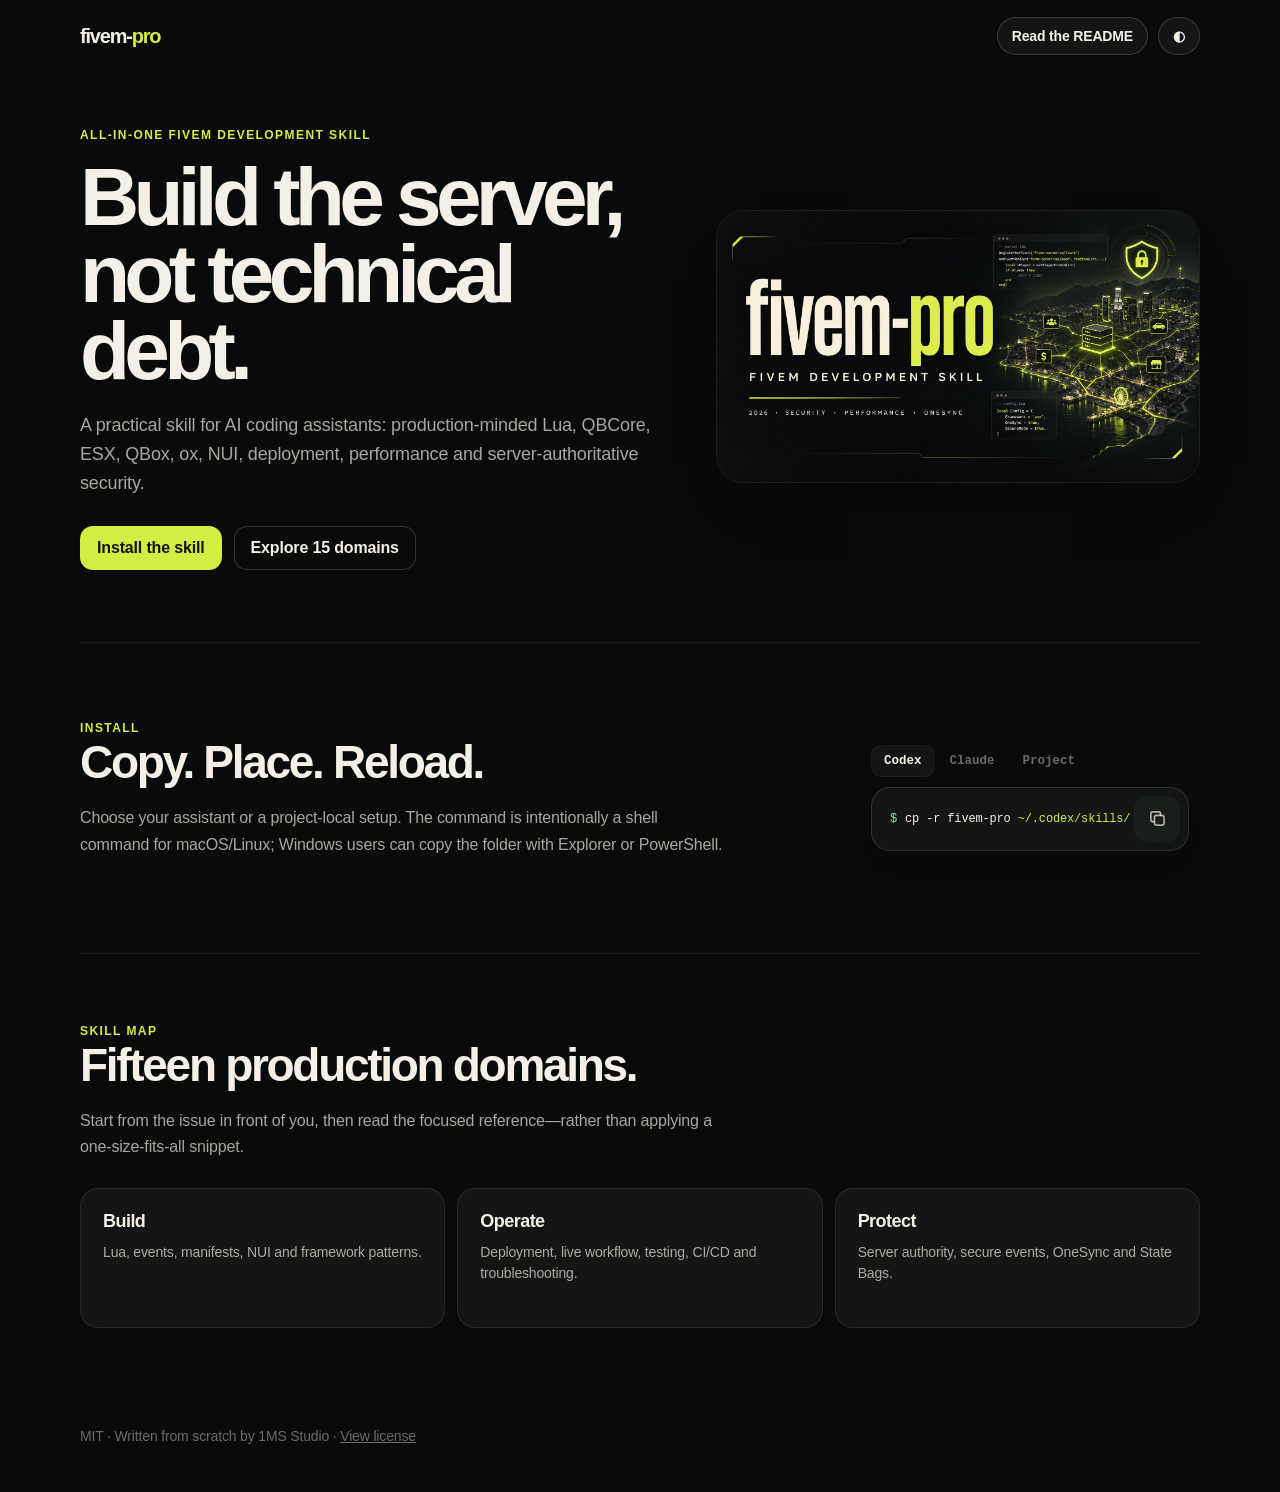
<file: docs/index.html>
<!-- Lucian UX/UI Prompt #008 · MIT License (c) 2026 Seokwoooo · https://lucianlabs.dev/uxui-prompt/#008 -->
<!doctype html>
<html lang="en" data-theme="dark">
<head>
  <meta charset="utf-8">
  <meta name="viewport" content="width=device-width, initial-scale=1">
  <meta name="description" content="fivem-pro — an all-in-one FiveM development skill for AI coding assistants.">
  <title>fivem-pro · FiveM development skill</title>
  <style>
    :root { color-scheme: light; --ux-page:#f4f2ee; --ux-surface:#fff; --ux-surface-2:#f5f3ef; --ux-surface-3:#eae7e1; --ux-ink:#16151b; --ux-ink-2:#57535f; --ux-ink-3:#8e8a97; --ux-line:rgba(22,21,27,.09); --ux-line-2:rgba(22,21,27,.17); --ux-accent:#658000; --ux-accent-2:#5f7a00; --ux-accent-soft:rgba(101,128,0,.12); --ux-accent-ink:#fff; --ux-mint:#397d39; --ux-warn:#d6731e; --ux-danger:#d93a55; --ux-glass:rgba(255,255,255,.58); --ux-glass-line:rgba(255,255,255,.85); --ux-shadow:rgba(40,30,80,.14); --ux-shadow-strong:rgba(40,30,80,.3); --ux-ease:cubic-bezier(.2,.8,.2,1); --ux-spring:cubic-bezier(.34,1.45,.64,1); }
    :root[data-theme="dark"] { color-scheme: dark; --ux-page:#090b0a; --ux-surface:#131614; --ux-surface-2:#1a1e1b; --ux-surface-3:#252b26; --ux-ink:#f4f0e8; --ux-ink-2:rgba(244,240,232,.68); --ux-ink-3:rgba(244,240,232,.42); --ux-line:rgba(255,255,255,.08); --ux-line-2:rgba(255,255,255,.16); --ux-accent:#d1ef43; --ux-accent-2:#b7d82f; --ux-accent-soft:rgba(209,239,67,.15); --ux-accent-ink:#101409; --ux-mint:#8be6a4; --ux-warn:#ffb26b; --ux-danger:#ff7d8c; --ux-glass:rgba(255,255,255,.07); --ux-glass-line:rgba(255,255,255,.18); --ux-shadow:rgba(0,0,0,.45); --ux-shadow-strong:rgba(0,0,0,.72); }
    .ux,.ux *,.ux *::before,.ux *::after{box-sizing:border-box}.ux{font-family:-apple-system,BlinkMacSystemFont,"Segoe UI",Roboto,sans-serif;color:var(--ux-ink);-webkit-font-smoothing:antialiased;letter-spacing:-.01em;-webkit-tap-highlight-color:transparent;word-break:keep-all;overflow-wrap:break-word}:where(.ux) :is(button,input,textarea,select){font:inherit;color:inherit}:where(.ux) button{cursor:pointer}.ux :focus-visible{outline:2px solid var(--ux-accent);outline-offset:3px}.ux [hidden]{display:none!important}
    @media (prefers-reduced-motion:reduce){.ux,.ux *,.ux *::before,.ux *::after{animation-duration:.001ms!important;animation-iteration-count:1!important;transition-duration:.001ms!important;scroll-behavior:auto!important}}
    * { box-sizing: border-box; } html { scroll-behavior: smooth; } body { margin: 0; background: var(--ux-page); color: var(--ux-ink); font-family: -apple-system,BlinkMacSystemFont,"Segoe UI",Roboto,sans-serif; } a { color: inherit; } .shell { width: min(1120px, calc(100% - 40px)); margin: auto; } .site-nav { min-height: 72px; display:flex; justify-content:space-between; align-items:center; gap: 16px; } .wordmark { text-decoration:none; font-size:20px; font-weight:900; letter-spacing:-.06em; } .wordmark span { color:var(--ux-accent); } .nav-actions { display:flex; align-items:center; gap:10px; } .source-link,.theme-button { border:1px solid var(--ux-line-2); background:var(--ux-surface); color:var(--ux-ink); padding:10px 14px; border-radius:999px; text-decoration:none; font-size:14px; font-weight:700; } .theme-button { width:42px; padding:10px; } .hero { display:grid; grid-template-columns:1.1fr .9fr; align-items:center; gap:44px; padding:56px 0 72px; } .eyebrow { color:var(--ux-accent); text-transform:uppercase; letter-spacing:.12em; font-size:12px; font-weight:800; } h1 { max-width:680px; font-size:clamp(42px,7vw,82px); line-height:.94; letter-spacing:-.07em; margin:16px 0 22px; } .lede { max-width:620px; color:var(--ux-ink-2); font-size:18px; line-height:1.6; } .hero-actions { display:flex; flex-wrap:wrap; gap:12px; margin-top:28px; } .primary,.secondary { padding:13px 17px; border-radius:13px; font-weight:800; text-decoration:none; } .primary { background:var(--ux-accent); color:var(--ux-accent-ink); } .secondary { box-shadow:inset 0 0 0 1px var(--ux-line-2); } .banner { width:100%; border-radius:28px; border:1px solid var(--ux-line); box-shadow:0 28px 60px -40px var(--ux-shadow-strong); } .section { padding:70px 0; border-top:1px solid var(--ux-line); } .section h2 { margin:0; font-size:clamp(28px,4vw,46px); letter-spacing:-.05em; } .section-copy { max-width:650px; color:var(--ux-ink-2); line-height:1.65; } .install-grid { display:grid; grid-template-columns:1fr 340px; gap:42px; align-items:center; } .domain-grid { display:grid; grid-template-columns:repeat(3,1fr); gap:12px; margin-top:28px; } .domain { min-height:140px; padding:22px; border:1px solid var(--ux-line); border-radius:18px; background:var(--ux-surface); } .domain strong { display:block; font-size:18px; letter-spacing:-.03em; } .domain p { color:var(--ux-ink-2); font-size:14px; line-height:1.5; margin:10px 0 0; } footer { padding:30px 0 48px; color:var(--ux-ink-3); font-size:14px; }
    .u008{position:relative;width:340px;height:170px;display:flex;flex-direction:column;align-items:center;justify-content:center;gap:12px}.u008-tabs{display:flex;gap:4px;align-self:flex-start;margin-left:12px}.u008-tab{height:30px;padding:0 12px;border:0;border-radius:9px;background:none;font-family:ui-monospace,SFMono-Regular,Menlo,monospace;font-size:12.5px;font-weight:600;color:var(--ux-ink-3);transition:background-color .3s var(--ux-ease),color .3s var(--ux-ease)}.u008-tab[aria-selected="true"]{background:var(--ux-surface);color:var(--ux-ink);box-shadow:0 0 0 1px var(--ux-line)}.u008-box{position:relative;display:flex;align-items:center;width:316px;height:62px;padding:0 8px 0 18px;border-radius:18px;background:var(--ux-surface);box-shadow:0 0 0 1px var(--ux-line-2),0 18px 32px -24px var(--ux-shadow-strong);overflow:visible;transition:box-shadow .45s var(--ux-ease)}.u008-code{position:relative;flex:1;min-width:0;overflow:hidden;font-family:ui-monospace,SFMono-Regular,Menlo,monospace;font-size:12px;white-space:nowrap;color:var(--ux-ink)}.u008-code em{font-style:normal;color:var(--ux-mint);margin-right:8px;user-select:none}.u008-code b{font-weight:500;color:var(--ux-accent)}.u008-cmd{display:inline-block}.u008-code::after{content:"";position:absolute;inset:0;background:linear-gradient(100deg,transparent 20%,color-mix(in srgb,var(--ux-mint) 30%,transparent) 50%,transparent 80%);transform:translateX(-110%);pointer-events:none}.u008.is-copied .u008-code::after{animation:u008-sweep .7s var(--ux-ease)}@keyframes u008-sweep{to{transform:translateX(110%)}}.u008-btn{position:relative;flex:none;width:46px;height:46px;border:0;padding:0;border-radius:13px;background:var(--ux-surface-2);color:var(--ux-ink-2);display:grid;place-items:center;transition:background-color .35s var(--ux-ease),color .35s var(--ux-ease),transform .45s var(--ux-spring)}.u008-btn:hover{background:var(--ux-surface-3);color:var(--ux-ink)}.u008-btn:active{transform:scale(.88)}.u008-btn:focus-visible{outline:2px solid var(--ux-accent);outline-offset:3px}.u008-btn svg{position:absolute;width:21px;height:21px;fill:none;stroke:currentColor;stroke-width:1.9;stroke-linecap:round;stroke-linejoin:round;transition:opacity .25s var(--ux-ease),transform .5s var(--ux-spring)}.u008-ok{opacity:0;transform:scale(.4) rotate(-30deg)}.u008-ok path{stroke-width:2.6;stroke-dasharray:22;stroke-dashoffset:22;transition:stroke-dashoffset .4s var(--ux-ease) .1s}.u008.is-copied .u008-btn{background:var(--ux-mint);color:var(--ux-accent-ink)}.u008.is-copied .u008-cp{opacity:0;transform:scale(.4) rotate(30deg)}.u008.is-copied .u008-ok{opacity:1;transform:none}.u008.is-copied .u008-ok path{stroke-dashoffset:0}.u008.is-copied .u008-box{box-shadow:0 0 0 1.5px var(--ux-mint),0 0 0 6px color-mix(in srgb,var(--ux-mint) 16%,transparent),0 18px 32px -24px var(--ux-shadow-strong)}.u008-tip{position:absolute;right:-6px;top:-44px;padding:7px 12px;border-radius:10px;background:var(--ux-ink);color:var(--ux-page);font-size:13px;font-weight:650;white-space:nowrap;pointer-events:none;opacity:0;transform:translateY(8px) scale(.8);transform-origin:80% 100%;transition:opacity .25s var(--ux-ease),transform .5s var(--ux-spring)}.u008-tip::after{content:"";position:absolute;right:24px;bottom:-5px;width:10px;height:10px;background:inherit;border-radius:2px;transform:rotate(45deg)}.u008.is-copied .u008-tip{opacity:1;transform:none}
    @media (max-width:760px) { .shell { width:min(100% - 28px, 560px); } .hero,.install-grid { grid-template-columns:1fr; gap:28px; padding:40px 0; } .hero-art { order:-1; } .domain-grid { grid-template-columns:1fr; } .u008 { margin:auto; } .source-link { display:none; } }
  </style>
</head>
<body>
  <div class="shell ux">
    <header class="site-nav"><a class="wordmark" href="#top">fivem-<span>pro</span></a><div class="nav-actions"><a class="source-link" href="../README.md">Read the README</a><button class="theme-button" type="button" aria-label="Switch color theme" title="Switch color theme">◐</button></div></header>
    <main id="top">
      <section class="hero"><div><div class="eyebrow">All-in-one FiveM development skill</div><h1>Build the server, not technical debt.</h1><p class="lede">A practical skill for AI coding assistants: production-minded Lua, QBCore, ESX, QBox, ox, NUI, deployment, performance and server-authoritative security.</p><div class="hero-actions"><a class="primary" href="#install">Install the skill</a><a class="secondary" href="#domains">Explore 15 domains</a></div></div><div class="hero-art"><img class="banner" src="banner-2026.png" alt="fivem-pro — FiveM development skill"></div></section>
      <section class="section" id="install"><div class="install-grid"><div><div class="eyebrow">Install</div><h2>Copy. Place. Reload.</h2><p class="section-copy">Choose your assistant or a project-local setup. The command is intentionally a shell command for macOS/Linux; Windows users can copy the folder with Explorer or PowerShell.</p></div><div class="ux u008"><div class="u008-tabs" role="tablist" aria-label="Installation target"><button class="u008-tab" type="button" role="tab" aria-selected="true" data-cmd="cp -r fivem-pro" data-target="~/.codex/skills/">Codex</button><button class="u008-tab" type="button" role="tab" aria-selected="false" data-cmd="cp -r fivem-pro" data-target="~/.claude/skills/">Claude</button><button class="u008-tab" type="button" role="tab" aria-selected="false" data-cmd="cp -r fivem-pro" data-target="./.claude/skills/">Project</button></div><div class="u008-box"><code class="u008-code"><em aria-hidden="true">$</em><span class="u008-cmd">cp -r fivem-pro</span> <b class="u008-target">~/.codex/skills/</b></code><button class="u008-btn" type="button" aria-label="Copy install command"><svg class="u008-cp" viewBox="0 0 24 24" aria-hidden="true"><rect x="8.5" y="8.5" width="11" height="11" rx="2.5"/><path d="M15.5 8.5V6.5a2 2 0 0 0-2-2h-7a2 2 0 0 0-2 2v7a2 2 0 0 0 2 2h2"/></svg><svg class="u008-ok" viewBox="0 0 24 24" aria-hidden="true"><path d="M5.5 12.5l4.2 4.2L18.5 8"/></svg></button><span class="u008-tip" role="status"></span></div></div></div></section>
      <section class="section" id="domains"><div class="eyebrow">Skill map</div><h2>Fifteen production domains.</h2><p class="section-copy">Start from the issue in front of you, then read the focused reference—rather than applying a one-size-fits-all snippet.</p><div class="domain-grid"><article class="domain"><strong>Build</strong><p>Lua, events, manifests, NUI and framework patterns.</p></article><article class="domain"><strong>Operate</strong><p>Deployment, live workflow, testing, CI/CD and troubleshooting.</p></article><article class="domain"><strong>Protect</strong><p>Server authority, secure events, OneSync and State Bags.</p></article></div></section>
    </main><footer>MIT · Written from scratch by 1MS Studio · <a href="../LICENSE">View license</a></footer>
  </div>
  <script>
    (function () { var root = document.querySelector('.u008'), btn = root.querySelector('.u008-btn'), cmd = root.querySelector('.u008-cmd'), target = root.querySelector('.u008-target'), tip = root.querySelector('.u008-tip'), tabs = Array.prototype.slice.call(root.querySelectorAll('.u008-tab')), t = 0, rm = window.matchMedia('(prefers-reduced-motion: reduce)').matches; function text() { return cmd.textContent + ' ' + target.textContent; } function write(s) { try { if (navigator.clipboard && window.isSecureContext) return navigator.clipboard.writeText(s).catch(function () {}); } catch (e) {} return Promise.resolve(); } btn.addEventListener('click', function () { write(text()); clearTimeout(t); root.classList.remove('is-copied'); void root.offsetWidth; root.classList.add('is-copied'); tip.textContent = 'Copied'; t = setTimeout(function () { if (root.isConnected) { root.classList.remove('is-copied'); tip.textContent = ''; } }, 1800); }); tabs.forEach(function (tab, i) { tab.addEventListener('click', function () { select(i); }); tab.addEventListener('keydown', function (e) { var d = e.key === 'ArrowRight' ? 1 : e.key === 'ArrowLeft' ? -1 : 0; if (d) { e.preventDefault(); var n = (i + d + tabs.length) % tabs.length; select(n); tabs[n].focus(); } }); }); function select(i) { tabs.forEach(function (tb, k) { tb.setAttribute('aria-selected', String(k === i)); tb.tabIndex = k === i ? 0 : -1; }); cmd.textContent = tabs[i].dataset.cmd; target.textContent = tabs[i].dataset.target; if (cmd.animate && !rm) cmd.animate([{ transform:'translateY(-60%)',opacity:0 },{ transform:'none',opacity:1 }],{ duration:360,easing:'cubic-bezier(.34,1.45,.64,1)' }); } tabs.forEach(function (tb, k) { tb.tabIndex = k === 0 ? 0 : -1; }); var toggle = document.querySelector('.theme-button'); toggle.addEventListener('click', function () { document.documentElement.dataset.theme = document.documentElement.dataset.theme === 'dark' ? 'light' : 'dark'; }); }());
  </script>
</body>
</html>
</file>
